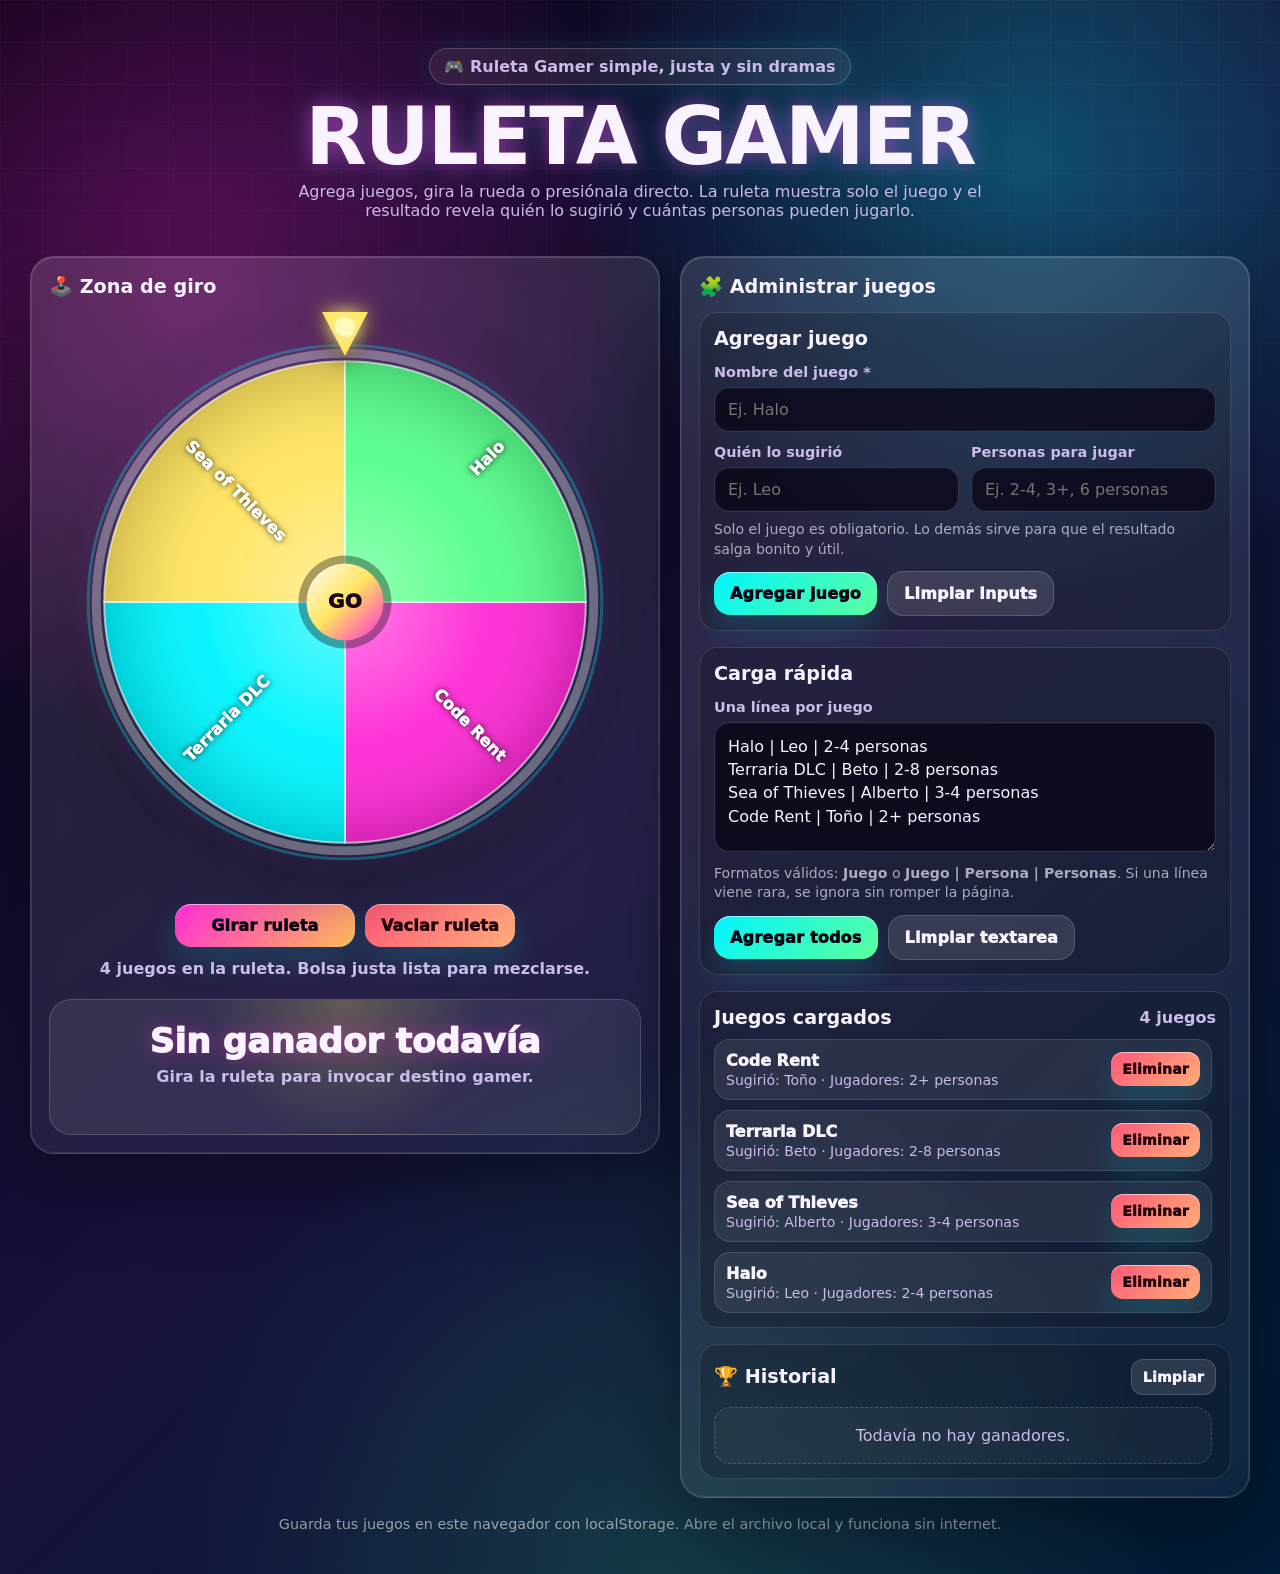
<file: ruleta-gamer-simple.html>
<!DOCTYPE html>
<html lang="es">
<head>
  <meta charset="UTF-8" />
  <meta name="viewport" content="width=device-width, initial-scale=1.0" />
  <title>Ruleta Gamer Simple</title>

  <style>
    :root {
      --bg-a: #090014;
      --bg-b: #16113a;
      --bg-c: #001c36;
      --card: rgba(255, 255, 255, 0.09);
      --card-strong: rgba(255, 255, 255, 0.14);
      --line: rgba(255, 255, 255, 0.16);
      --text: #f8f3ff;
      --muted: #cbbce9;
      --cyan: #00f5ff;
      --pink: #ff2bd6;
      --yellow: #ffe45e;
      --green: #5cff9d;
      --danger: #ff5978;
      --ink: #090314;
      --radius: 24px;
      --shadow: rgba(0, 0, 0, 0.38);
    }

    * {
      box-sizing: border-box;
    }

    html {
      scroll-behavior: smooth;
    }

    body {
      margin: 0;
      min-height: 100vh;
      color: var(--text);
      font-family: system-ui, -apple-system, BlinkMacSystemFont, "Segoe UI", sans-serif;
      background:
        radial-gradient(circle at 15% 18%, rgba(255, 43, 214, 0.32), transparent 28%),
        radial-gradient(circle at 80% 10%, rgba(0, 245, 255, 0.28), transparent 26%),
        radial-gradient(circle at 52% 100%, rgba(92, 255, 157, 0.15), transparent 30%),
        linear-gradient(135deg, var(--bg-a), var(--bg-b) 48%, var(--bg-c));
      overflow-x: hidden;
    }

    body::before {
      content: "";
      position: fixed;
      inset: 0;
      pointer-events: none;
      z-index: -1;
      background-image:
        linear-gradient(rgba(255, 255, 255, 0.035) 1px, transparent 1px),
        linear-gradient(90deg, rgba(255, 255, 255, 0.035) 1px, transparent 1px);
      background-size: 42px 42px;
      mask-image: linear-gradient(to bottom, #000, transparent 78%);
    }

    button,
    input,
    textarea {
      font: inherit;
    }

    button {
      border: 0;
      border-radius: 16px;
      padding: 12px 16px;
      cursor: pointer;
      color: var(--ink);
      font-weight: 950;
      letter-spacing: 0.2px;
      background: linear-gradient(135deg, var(--cyan), var(--green));
      box-shadow:
        0 14px 30px rgba(0, 245, 255, 0.15),
        inset 0 1px 0 rgba(255, 255, 255, 0.55);
      transition: transform 0.18s ease, filter 0.18s ease, opacity 0.18s ease;
    }

    button:hover:not(:disabled) {
      transform: translateY(-2px);
      filter: brightness(1.08);
    }

    button:active:not(:disabled) {
      transform: translateY(0);
    }

    button:disabled {
      cursor: not-allowed;
      opacity: 0.48;
      filter: grayscale(0.25);
    }

    input,
    textarea {
      width: 100%;
      border: 1px solid var(--line);
      border-radius: 15px;
      padding: 12px 13px;
      color: var(--text);
      background: rgba(8, 4, 22, 0.76);
      outline: none;
      box-shadow: inset 0 0 0 1px rgba(255, 255, 255, 0.035);
    }

    input:focus,
    textarea:focus {
      border-color: rgba(0, 245, 255, 0.74);
      box-shadow: 0 0 0 4px rgba(0, 245, 255, 0.13);
    }

    textarea {
      min-height: 130px;
      resize: vertical;
      line-height: 1.45;
    }

    label {
      display: block;
      margin: 0 0 7px;
      color: var(--muted);
      font-size: 0.9rem;
      font-weight: 800;
    }

    .app {
      width: min(1220px, calc(100% - 28px));
      margin: 0 auto;
      padding: 28px 0 42px;
    }

    header {
      padding: 20px 12px 16px;
      text-align: center;
    }

    .badge {
      display: inline-flex;
      align-items: center;
      gap: 8px;
      padding: 8px 14px;
      border: 1px solid rgba(255, 255, 255, 0.2);
      border-radius: 999px;
      color: var(--muted);
      background: rgba(255, 255, 255, 0.08);
      box-shadow: 0 0 28px rgba(0, 245, 255, 0.12);
      font-weight: 850;
    }

    h1 {
      margin: 14px 0 8px;
      font-size: clamp(2.25rem, 7vw, 5rem);
      line-height: 0.94;
      text-transform: uppercase;
      letter-spacing: -2px;
      text-shadow:
        0 0 18px rgba(255, 43, 214, 0.48),
        0 0 34px rgba(0, 245, 255, 0.28);
    }

    .subtitle {
      margin: 0 auto;
      max-width: 760px;
      color: var(--muted);
    }

    .layout {
      display: grid;
      grid-template-columns: 1.05fr 0.95fr;
      gap: 20px;
      align-items: start;
      margin-top: 20px;
    }

    .panel {
      position: relative;
      overflow: hidden;
      border: 1px solid var(--line);
      border-radius: var(--radius);
      padding: 18px;
      background: linear-gradient(145deg, rgba(255, 255, 255, 0.12), rgba(255, 255, 255, 0.05));
      box-shadow:
        0 24px 82px var(--shadow),
        inset 0 1px 0 rgba(255, 255, 255, 0.12);
      backdrop-filter: blur(12px);
    }

    .panel::after {
      content: "";
      position: absolute;
      inset: 0;
      pointer-events: none;
      border-radius: inherit;
      border: 1px solid rgba(255, 255, 255, 0.08);
    }

    .panel-title {
      display: flex;
      gap: 9px;
      align-items: center;
      margin: 0 0 14px;
      font-size: 1.2rem;
    }

    .wheel-zone {
      position: relative;
      display: grid;
      place-items: center;
      padding: 10px 0 12px;
    }

    .wheel-button {
      appearance: none;
      border: 0;
      padding: 0;
      border-radius: 50%;
      background: transparent;
      box-shadow: none;
      cursor: pointer;
      touch-action: manipulation;
    }

    .wheel-button:hover:not(:disabled) {
      transform: scale(1.01);
      filter: none;
    }

    .wheel-button:focus-visible {
      outline: 4px solid rgba(0, 245, 255, 0.42);
      outline-offset: 8px;
    }

    .pointer {
      position: absolute;
      top: 0;
      left: 50%;
      z-index: 4;
      transform: translateX(-50%);
      width: 0;
      height: 0;
      border-left: 23px solid transparent;
      border-right: 23px solid transparent;
      border-top: 44px solid var(--yellow);
      filter:
        drop-shadow(0 0 10px rgba(255, 228, 94, 0.9))
        drop-shadow(0 8px 8px rgba(0, 0, 0, 0.48));
    }

    .pointer::after {
      content: "";
      position: absolute;
      top: -39px;
      left: -10px;
      width: 20px;
      height: 20px;
      border-radius: 999px;
      background: #fff9bc;
      box-shadow: 0 0 18px rgba(255, 255, 255, 0.8);
    }

    canvas {
      display: block;
      width: min(100%, 560px);
      max-width: 560px;
      aspect-ratio: 1 / 1;
      filter: drop-shadow(0 24px 35px rgba(0, 0, 0, 0.42));
    }

    .main-actions,
    .action-row {
      display: flex;
      flex-wrap: wrap;
      gap: 10px;
      align-items: center;
    }

    .main-actions {
      justify-content: center;
      margin-top: 10px;
    }

    .btn-spin {
      min-width: 180px;
      background: linear-gradient(135deg, var(--pink), #ffbd59);
    }

    .btn-danger {
      background: linear-gradient(135deg, var(--danger), #ffad7a);
      color: #21000a;
    }

    .btn-ghost {
      color: var(--text);
      border: 1px solid var(--line);
      background: rgba(255, 255, 255, 0.12);
      box-shadow: none;
    }

    .status {
      min-height: 24px;
      margin: 12px 0 0;
      color: var(--muted);
      text-align: center;
      font-weight: 850;
    }

    .result-card {
      position: relative;
      overflow: hidden;
      margin-top: 16px;
      min-height: 136px;
      border: 1px solid var(--line);
      border-radius: 22px;
      padding: 16px;
      text-align: center;
      background:
        radial-gradient(circle at top, rgba(255, 228, 94, 0.22), transparent 42%),
        rgba(255, 255, 255, 0.08);
    }

    .crown {
      display: none;
      font-size: 2.25rem;
      transform-origin: center bottom;
      animation: crownBounce 1.05s ease-in-out infinite;
    }

    .result-card.win .crown {
      display: inline-block;
    }

    @keyframes crownBounce {
      0%, 100% {
        transform: translateY(0) rotate(-5deg) scale(1);
      }

      50% {
        transform: translateY(-8px) rotate(7deg) scale(1.13);
      }
    }

    .winner-name {
      margin: 5px 0 6px;
      font-size: clamp(1.4rem, 4vw, 2.15rem);
      font-weight: 1000;
      text-shadow: 0 0 18px rgba(255, 43, 214, 0.42);
      overflow-wrap: anywhere;
    }

    .winner-meta {
      display: grid;
      gap: 4px;
      color: var(--muted);
      font-weight: 850;
    }

    .pulse {
      animation: pulseGlow 0.75s ease;
    }

    @keyframes pulseGlow {
      0% {
        transform: scale(0.97);
        box-shadow: 0 0 0 rgba(255, 228, 94, 0);
      }

      62% {
        transform: scale(1.02);
        box-shadow: 0 0 44px rgba(255, 228, 94, 0.36);
      }

      100% {
        transform: scale(1);
      }
    }

    .admin-grid {
      display: grid;
      gap: 16px;
    }

    .mini-card {
      border: 1px solid rgba(255, 255, 255, 0.13);
      border-radius: 19px;
      padding: 14px;
      background: rgba(0, 0, 0, 0.18);
    }

    .form-grid {
      display: grid;
      grid-template-columns: 1fr 1fr;
      gap: 12px;
    }

    .form-grid .wide {
      grid-column: 1 / -1;
    }

    .hint {
      margin: 8px 0 0;
      color: rgba(248, 243, 255, 0.66);
      font-size: 0.88rem;
      line-height: 1.38;
    }

    .notice {
      display: none;
      margin-top: 12px;
      border-radius: 14px;
      padding: 12px 13px;
      font-weight: 850;
      line-height: 1.35;
    }

    .notice.show {
      display: block;
    }

    .notice.ok {
      color: #baffdf;
      border: 1px solid rgba(67, 255, 182, 0.36);
      background: rgba(67, 255, 182, 0.12);
    }

    .notice.warn {
      color: #fff2a8;
      border: 1px solid rgba(255, 228, 94, 0.35);
      background: rgba(255, 228, 94, 0.12);
    }

    .notice.bad {
      color: #ffc1cc;
      border: 1px solid rgba(255, 92, 122, 0.38);
      background: rgba(255, 92, 122, 0.12);
    }

    .list-head {
      display: flex;
      gap: 10px;
      align-items: center;
      justify-content: space-between;
      margin-bottom: 10px;
    }

    .counter {
      color: var(--muted);
      font-weight: 850;
    }

    .game-list,
    .history-list {
      display: grid;
      gap: 10px;
      max-height: 360px;
      overflow: auto;
      padding-right: 4px;
    }

    .history-list {
      max-height: 260px;
      margin-top: 12px;
    }

    .game-item,
    .history-item {
      display: grid;
      grid-template-columns: 1fr auto;
      gap: 10px;
      align-items: center;
      border: 1px solid rgba(255, 255, 255, 0.12);
      border-radius: 16px;
      padding: 11px;
      background: rgba(255, 255, 255, 0.08);
    }

    .history-item {
      display: block;
    }

    .game-title,
    .history-title {
      font-weight: 1000;
      overflow-wrap: anywhere;
    }

    .game-meta,
    .history-date {
      margin-top: 2px;
      color: var(--muted);
      font-size: 0.88rem;
    }

    .tiny-btn {
      padding: 9px 11px;
      border-radius: 12px;
      font-size: 0.88rem;
    }

    .empty {
      border: 1px dashed rgba(255, 255, 255, 0.18);
      border-radius: 16px;
      padding: 18px 8px;
      color: var(--muted);
      text-align: center;
      background: rgba(255, 255, 255, 0.04);
    }

    .confetti-layer {
      position: fixed;
      inset: 0;
      z-index: 999;
      overflow: hidden;
      pointer-events: none;
    }

    .confetti {
      position: absolute;
      width: 10px;
      height: 16px;
      border-radius: 3px;
      opacity: 0.95;
      animation: confettiFall 1.6s ease-out forwards;
    }

    @keyframes confettiFall {
      0% {
        transform: translateY(-20px) rotate(0deg);
      }

      100% {
        transform: translateY(110vh) rotate(740deg);
        opacity: 0;
      }
    }

    .footer-note {
      margin: 18px 0 0;
      color: rgba(255, 255, 255, 0.56);
      font-size: 0.9rem;
      text-align: center;
    }

    @media (max-width: 940px) {
      .layout {
        grid-template-columns: 1fr;
      }
    }

    @media (max-width: 640px) {
      .app {
        width: min(100% - 18px, 1220px);
        padding-top: 16px;
      }

      h1 {
        letter-spacing: -1px;
      }

      .panel {
        padding: 15px;
      }

      .form-grid {
        grid-template-columns: 1fr;
      }

      .main-actions button,
      .action-row button {
        width: 100%;
      }

      .pointer {
        border-left-width: 18px;
        border-right-width: 18px;
        border-top-width: 34px;
      }
    }

    @media (prefers-reduced-motion: reduce) {
      *,
      *::before,
      *::after {
        scroll-behavior: auto !important;
        animation-duration: 0.001ms !important;
        animation-iteration-count: 1 !important;
        transition-duration: 0.001ms !important;
      }
    }
  </style>
</head>

<body>
  <div class="confetti-layer" id="confettiLayer"></div>

  <main class="app">
    <header>
      <div class="badge">🎮 Ruleta Gamer simple, justa y sin dramas</div>
      <h1>Ruleta Gamer</h1>
      <p class="subtitle">
        Agrega juegos, gira la rueda o presiónala directo. La ruleta muestra solo el juego y el resultado revela quién lo sugirió y cuántas personas pueden jugarlo.
      </p>
    </header>

    <section class="layout">
      <section class="panel">
        <h2 class="panel-title">🕹️ Zona de giro</h2>

        <div class="wheel-zone">
          <div class="pointer" aria-hidden="true"></div>

          <button class="wheel-button" id="wheelButton" type="button" aria-label="Girar ruleta presionando la rueda">
            <canvas id="wheelCanvas" aria-label="Ruleta gamer"></canvas>
          </button>
        </div>

        <div class="main-actions">
          <button id="spinBtn" class="btn-spin" type="button">Girar ruleta</button>
          <button id="clearAllGamesBtn" class="btn-danger" type="button">Vaciar ruleta</button>
        </div>

        <p class="status" id="statusText">Agrega juegos para comenzar.</p>

        <div class="result-card" id="resultCard">
          <div class="crown">👑</div>
          <div class="winner-name" id="winnerName">Sin ganador todavía</div>
          <div class="winner-meta" id="winnerMeta">
            <span>Gira la ruleta para invocar destino gamer.</span>
          </div>
        </div>
      </section>

      <aside class="panel">
        <h2 class="panel-title">🧩 Administrar juegos</h2>

        <div class="admin-grid">
          <div class="mini-card">
            <h3 class="panel-title">Agregar juego</h3>

            <div class="form-grid">
              <div class="wide">
                <label for="gameNameInput">Nombre del juego *</label>
                <input id="gameNameInput" type="text" placeholder="Ej. Halo" autocomplete="off" />
              </div>

              <div>
                <label for="personInput">Quién lo sugirió</label>
                <input id="personInput" type="text" placeholder="Ej. Leo" autocomplete="off" />
              </div>

              <div>
                <label for="playersInput">Personas para jugar</label>
                <input id="playersInput" type="text" placeholder="Ej. 2-4, 3+, 6 personas" autocomplete="off" />
              </div>
            </div>

            <p class="hint">
              Solo el juego es obligatorio. Lo demás sirve para que el resultado salga bonito y útil.
            </p>

            <div class="action-row" style="margin-top: 12px;">
              <button id="addGameBtn" type="button">Agregar juego</button>
              <button id="clearInputsBtn" class="btn-ghost" type="button">Limpiar inputs</button>
            </div>

            <div class="notice" id="singleNotice"></div>
          </div>

          <div class="mini-card">
            <h3 class="panel-title">Carga rápida</h3>

            <label for="bulkTextarea">Una línea por juego</label>
            <textarea id="bulkTextarea" spellcheck="false">Halo | Leo | 2-4 personas
Terraria DLC | Beto | 2-8 personas
Sea of Thieves | Alberto | 3-4 personas
Code Rent | Toño | 2+ personas</textarea>

            <p class="hint">
              Formatos válidos: <strong>Juego</strong> o <strong>Juego | Persona | Personas</strong>.
              Si una línea viene rara, se ignora sin romper la página.
            </p>

            <div class="action-row" style="margin-top: 12px;">
              <button id="addBulkBtn" type="button">Agregar todos</button>
              <button id="clearBulkBtn" class="btn-ghost" type="button">Limpiar textarea</button>
            </div>

            <div class="notice" id="bulkNotice"></div>
          </div>

          <div class="mini-card">
            <div class="list-head">
              <h3 class="panel-title" style="margin: 0;">Juegos cargados</h3>
              <span class="counter" id="gameCount">0 juegos</span>
            </div>

            <div class="game-list" id="gameList"></div>
          </div>

          <div class="mini-card">
            <div class="list-head">
              <h3 class="panel-title" style="margin: 0;">🏆 Historial</h3>
              <button id="clearHistoryBtn" class="tiny-btn btn-ghost" type="button">Limpiar</button>
            </div>

            <div class="history-list" id="historyList"></div>
          </div>
        </div>
      </aside>
    </section>

    <p class="footer-note">
      Guarda tus juegos en este navegador con localStorage. Abre el archivo local y funciona sin internet.
    </p>
  </main>

  <script>
    "use strict";

    /*
      Ruleta Gamer Simple
      - Sin dependencias externas.
      - Ruleta en canvas.
      - El segmento muestra solo el nombre del juego.
      - El resultado muestra juego, sugeridor y jugadores.
      - Usa una bolsa justa: no repite hasta que todos hayan salido.
      - Migra datos de la versión anterior si existían en localStorage.
    */

    const STORAGE = {
      games: "ruletaGamerSimple_games_v2",
      history: "ruletaGamerSimple_history_v2",
      bag: "ruletaGamerSimple_bag_v2",
      oldGames: "ruletaGamer_games_v1",
      oldHistory: "ruletaGamer_history_v1"
    };

    const COLORS = [
      "#ff2bd6", "#00f5ff", "#ffe45e", "#57ff8b",
      "#ff7a3d", "#8d5cff", "#26ffc9", "#ff4f7b",
      "#7aff4f", "#4f9bff", "#ffcf4f", "#e94fff",
      "#34e6ff", "#ff6bcb", "#b8ff4f", "#ff994f",
      "#f35bff", "#5be7ff", "#ffec7a", "#7dffca"
    ];

    const SAMPLE_GAMES = [
      { name: "Code Rent", suggestedBy: "Toño", players: "2+ personas" },
      { name: "Terraria DLC", suggestedBy: "Beto", players: "2-8 personas" },
      { name: "Sea of Thieves", suggestedBy: "Alberto", players: "3-4 personas" },
      { name: "Halo", suggestedBy: "Leo", players: "2-4 personas" }
    ];

    const dom = {
      canvas: document.getElementById("wheelCanvas"),
      wheelButton: document.getElementById("wheelButton"),
      spinBtn: document.getElementById("spinBtn"),
      clearAllGamesBtn: document.getElementById("clearAllGamesBtn"),
      statusText: document.getElementById("statusText"),
      resultCard: document.getElementById("resultCard"),
      winnerName: document.getElementById("winnerName"),
      winnerMeta: document.getElementById("winnerMeta"),

      gameNameInput: document.getElementById("gameNameInput"),
      personInput: document.getElementById("personInput"),
      playersInput: document.getElementById("playersInput"),
      addGameBtn: document.getElementById("addGameBtn"),
      clearInputsBtn: document.getElementById("clearInputsBtn"),
      singleNotice: document.getElementById("singleNotice"),

      bulkTextarea: document.getElementById("bulkTextarea"),
      addBulkBtn: document.getElementById("addBulkBtn"),
      clearBulkBtn: document.getElementById("clearBulkBtn"),
      bulkNotice: document.getElementById("bulkNotice"),

      gameList: document.getElementById("gameList"),
      gameCount: document.getElementById("gameCount"),
      historyList: document.getElementById("historyList"),
      clearHistoryBtn: document.getElementById("clearHistoryBtn"),
      confettiLayer: document.getElementById("confettiLayer")
    };

    const ctx = dom.canvas.getContext("2d");

    let games = [];
    let history = [];
    let bag = [];
    let currentRotation = 0;
    let canvasSize = 560;
    let isSpinning = false;

    init();

    function init() {
      games = loadGames();
      history = readJson(STORAGE.history, []);

      if (!Array.isArray(history)) history = [];
      history = history.slice(0, 30);

      bag = readJson(STORAGE.bag, []);
      if (!Array.isArray(bag)) bag = [];

      bindEvents();
      resizeCanvas();
      renderAll();
    }

    function bindEvents() {
      window.addEventListener("resize", resizeCanvas);

      dom.spinBtn.addEventListener("click", spinWheel);
      dom.wheelButton.addEventListener("click", spinWheel);

      dom.addGameBtn.addEventListener("click", addSingleGame);
      dom.clearInputsBtn.addEventListener("click", clearInputs);

      dom.gameNameInput.addEventListener("keydown", submitOnEnter);
      dom.personInput.addEventListener("keydown", submitOnEnter);
      dom.playersInput.addEventListener("keydown", submitOnEnter);

      dom.addBulkBtn.addEventListener("click", addBulkGames);
      dom.clearBulkBtn.addEventListener("click", () => {
        dom.bulkTextarea.value = "";
        showNotice(dom.bulkNotice, "Textarea limpio.", "ok");
      });

      dom.clearAllGamesBtn.addEventListener("click", clearAllGames);
      dom.clearHistoryBtn.addEventListener("click", clearHistory);
    }

    function submitOnEnter(event) {
      if (event.key === "Enter") {
        event.preventDefault();
        addSingleGame();
      }
    }

    function loadGames() {
      const current = readJson(STORAGE.games, null);

      if (Array.isArray(current)) {
        return sanitizeGameList(current);
      }

      const migrated = migrateOldGames();

      if (migrated.length > 0) {
        writeJson(STORAGE.games, migrated);
        return migrated;
      }

      const samples = SAMPLE_GAMES.map(createGame);
      writeJson(STORAGE.games, samples);
      return samples;
    }

    function migrateOldGames() {
      const oldGames = readJson(STORAGE.oldGames, []);

      if (!Array.isArray(oldGames)) return [];

      return oldGames
        .filter(item => item && typeof item.name === "string")
        .map(item => {
          const groupText = Array.isArray(item.groups) && item.groups.length
            ? item.groups.join(", ").replace("6+", "6+")
            : "";

          return createGame({
            name: item.name,
            suggestedBy: item.person || item.suggestedBy || "",
            players: groupText ? `${groupText} personas` : ""
          });
        })
        .filter(game => game.name);
    }

    function sanitizeGameList(list) {
      const seen = new Set();
      const clean = [];

      for (const item of list) {
        if (!item || typeof item.name !== "string") continue;

        const game = createGame({
          id: item.id,
          name: item.name,
          suggestedBy: item.suggestedBy || item.person || "",
          players: item.players || item.group || ""
        });

        if (!game.name) continue;

        const key = normalize(game.name);
        if (seen.has(key)) continue;

        seen.add(key);
        clean.push(game);
      }

      return clean;
    }

    function createGame(data) {
      return {
        id: data.id || createId(),
        name: cleanText(data.name),
        suggestedBy: cleanText(data.suggestedBy || ""),
        players: cleanText(data.players || "")
      };
    }

    function createId() {
      if (window.crypto && crypto.randomUUID) {
        return crypto.randomUUID();
      }

      return "game_" + Date.now().toString(36) + "_" + Math.random().toString(36).slice(2);
    }

    function readJson(key, fallback) {
      try {
        const raw = localStorage.getItem(key);
        return raw === null ? fallback : JSON.parse(raw);
      } catch (error) {
        console.warn("No se pudo leer localStorage:", key, error);
        return fallback;
      }
    }

    function writeJson(key, value) {
      try {
        localStorage.setItem(key, JSON.stringify(value));
      } catch (error) {
        console.warn("No se pudo guardar localStorage:", key, error);
      }
    }

    function cleanText(value) {
      return String(value || "").trim().replace(/\s+/g, " ");
    }

    function normalize(value) {
      return cleanText(value).toLocaleLowerCase("es-MX");
    }

    function saveGames() {
      writeJson(STORAGE.games, games);
      resetBag();
    }

    function saveHistory() {
      writeJson(STORAGE.history, history);
    }

    function resetBag() {
      bag = [];
      writeJson(STORAGE.bag, bag);
    }

    function renderAll() {
      renderGameList();
      renderHistory();
      drawWheel();
      updateState();
    }

    function updateState() {
      const hasGames = games.length > 0;
      dom.spinBtn.disabled = isSpinning || !hasGames;
      dom.wheelButton.disabled = isSpinning || !hasGames;

      if (!hasGames) {
        dom.statusText.textContent = "Agrega juegos para comenzar.";
        return;
      }

      const remaining = bag.filter(id => games.some(game => game.id === id)).length;
      const bagText = remaining > 0
        ? `Bolsa justa: faltan ${remaining} por salir antes de reiniciar.`
        : "Bolsa justa lista para mezclarse.";

      dom.statusText.textContent = `${games.length} juego${games.length === 1 ? "" : "s"} en la ruleta. ${bagText}`;
    }

    function resizeCanvas() {
      const parentWidth = dom.wheelButton.parentElement.clientWidth || 560;
      canvasSize = Math.max(270, Math.min(560, parentWidth - 12));
      const dpr = window.devicePixelRatio || 1;

      dom.canvas.style.width = `${canvasSize}px`;
      dom.canvas.style.height = `${canvasSize}px`;
      dom.canvas.width = Math.floor(canvasSize * dpr);
      dom.canvas.height = Math.floor(canvasSize * dpr);

      ctx.setTransform(dpr, 0, 0, dpr, 0, 0);
      drawWheel();
    }

    function drawWheel() {
      const size = canvasSize;
      const center = size / 2;
      const radius = size * 0.43;

      ctx.clearRect(0, 0, size, size);
      drawOuterGlow(center, radius);

      if (games.length === 0) {
        drawEmptyWheel(center, radius);
        return;
      }

      const arc = Math.PI * 2 / games.length;

      for (let index = 0; index < games.length; index++) {
        const game = games[index];
        const start = currentRotation + index * arc;
        const end = start + arc;

        drawSegment(center, radius, start, end, COLORS[index % COLORS.length]);
        drawSegmentLabel(game.name, center, radius, start + arc / 2, games.length);
      }

      drawCenterHub(center, radius);
    }

    function drawOuterGlow(center, radius) {
      const gradient = ctx.createRadialGradient(center, center, radius * 0.3, center, center, radius * 1.16);
      gradient.addColorStop(0, "rgba(255,255,255,0.06)");
      gradient.addColorStop(0.72, "rgba(0,245,255,0.18)");
      gradient.addColorStop(1, "rgba(255,43,214,0)");

      ctx.beginPath();
      ctx.arc(center, center, radius * 1.16, 0, Math.PI * 2);
      ctx.fillStyle = gradient;
      ctx.fill();

      ctx.beginPath();
      ctx.arc(center, center, radius + 8, 0, Math.PI * 2);
      ctx.strokeStyle = "rgba(255,255,255,0.32)";
      ctx.lineWidth = 9;
      ctx.stroke();

      ctx.beginPath();
      ctx.arc(center, center, radius + 16, 0, Math.PI * 2);
      ctx.strokeStyle = "rgba(0,245,255,0.28)";
      ctx.lineWidth = 3;
      ctx.stroke();
    }

    function drawSegment(center, radius, start, end, color) {
      ctx.beginPath();
      ctx.moveTo(center, center);
      ctx.arc(center, center, radius, start, end);
      ctx.closePath();
      ctx.fillStyle = color;
      ctx.fill();

      const shine = ctx.createRadialGradient(center, center, radius * 0.05, center, center, radius);
      shine.addColorStop(0, "rgba(255,255,255,0.36)");
      shine.addColorStop(0.58, "rgba(255,255,255,0.04)");
      shine.addColorStop(1, "rgba(0,0,0,0.16)");

      ctx.beginPath();
      ctx.moveTo(center, center);
      ctx.arc(center, center, radius, start, end);
      ctx.closePath();
      ctx.fillStyle = shine;
      ctx.fill();

      ctx.strokeStyle = "rgba(255,255,255,0.58)";
      ctx.lineWidth = 2;
      ctx.stroke();
    }

    function drawEmptyWheel(center, radius) {
      ctx.beginPath();
      ctx.arc(center, center, radius, 0, Math.PI * 2);
      ctx.fillStyle = "rgba(255,255,255,0.08)";
      ctx.fill();
      ctx.strokeStyle = "rgba(255,255,255,0.18)";
      ctx.lineWidth = 8;
      ctx.stroke();

      ctx.textAlign = "center";
      ctx.textBaseline = "middle";
      ctx.fillStyle = "rgba(255,255,255,0.86)";
      ctx.font = "900 22px system-ui, sans-serif";
      ctx.fillText("Agrega juegos", center, center - 10);
      ctx.fillStyle = "rgba(201,183,232,0.92)";
      ctx.font = "750 14px system-ui, sans-serif";
      ctx.fillText("para comenzar", center, center + 20);

      drawCenterHub(center, radius);
    }

    function drawSegmentLabel(name, center, radius, angle, totalSegments) {
      const label = truncate(name, totalSegments <= 6 ? 24 : totalSegments <= 10 ? 18 : 13);
      const normalizedAngle = positiveModulo(angle, Math.PI * 2);
      const shouldFlip = normalizedAngle > Math.PI / 2 && normalizedAngle < Math.PI * 1.5;

      ctx.save();
      ctx.translate(center, center);
      ctx.rotate(angle);
      ctx.translate(radius - 18, 0);

      if (shouldFlip) {
        ctx.rotate(Math.PI);
        ctx.textAlign = "left";
      } else {
        ctx.textAlign = "right";
      }

      const fontSize = totalSegments <= 5 ? 16 : totalSegments <= 9 ? 13 : 11;

      ctx.textBaseline = "middle";
      ctx.fillStyle = "#ffffff";
      ctx.shadowColor = "rgba(0,0,0,0.78)";
      ctx.shadowBlur = 6;
      ctx.font = `950 ${fontSize}px system-ui, sans-serif`;
      ctx.fillText(label, 0, 0);

      ctx.restore();
    }

    function drawCenterHub(center, radius) {
      const hubRadius = Math.max(34, radius * 0.16);

      ctx.beginPath();
      ctx.arc(center, center, hubRadius + 8, 0, Math.PI * 2);
      ctx.fillStyle = "rgba(0,0,0,0.34)";
      ctx.fill();

      const gradient = ctx.createLinearGradient(center - hubRadius, center - hubRadius, center + hubRadius, center + hubRadius);
      gradient.addColorStop(0, "#ffffff");
      gradient.addColorStop(0.48, "#ffe45e");
      gradient.addColorStop(1, "#ff2bd6");

      ctx.beginPath();
      ctx.arc(center, center, hubRadius, 0, Math.PI * 2);
      ctx.fillStyle = gradient;
      ctx.fill();

      ctx.fillStyle = "#170018";
      ctx.textAlign = "center";
      ctx.textBaseline = "middle";
      ctx.shadowColor = "transparent";
      ctx.font = `1000 ${Math.max(18, hubRadius * 0.52)}px system-ui, sans-serif`;
      ctx.fillText("GO", center, center + 1);
    }

    function truncate(text, maxChars) {
      if (text.length <= maxChars) return text;
      return text.slice(0, Math.max(1, maxChars - 1)).trim() + "…";
    }

    function spinWheel() {
      if (isSpinning) return;

      if (games.length === 0) {
        updateState();
        showNotice(dom.singleNotice, "Agrega juegos para comenzar.", "warn");
        return;
      }

      const winner = pullWinner();
      const winnerIndex = games.findIndex(game => game.id === winner.id);

      if (winnerIndex < 0) {
        resetBag();
        updateState();
        return;
      }

      isSpinning = true;
      updateState();
      hideWinner();
      dom.statusText.textContent = "Girando... el pixel destino está cocinando la respuesta.";

      const arc = Math.PI * 2 / games.length;
      const pointerAngle = -Math.PI / 2;
      const desiredRotation = pointerAngle - (winnerIndex + 0.5) * arc;

      const spins = 5 + Math.floor(Math.random() * 3);
      const delta = positiveModulo(desiredRotation - currentRotation, Math.PI * 2);
      const startRotation = currentRotation;
      const targetRotation = currentRotation + spins * Math.PI * 2 + delta;
      const duration = 3400 + Math.random() * 900;
      const startedAt = performance.now();

      function animate(now) {
        const progress = Math.min((now - startedAt) / duration, 1);
        const eased = easeOutCubic(progress);

        currentRotation = startRotation + (targetRotation - startRotation) * eased;
        drawWheel();

        if (progress < 1) {
          requestAnimationFrame(animate);
          return;
        }

        currentRotation = positiveModulo(targetRotation, Math.PI * 2);
        drawWheel();

        isSpinning = false;
        showWinner(winner);
        updateState();
      }

      requestAnimationFrame(animate);
    }

    function pullWinner() {
      const validIds = new Set(games.map(game => game.id));
      bag = bag.filter(id => validIds.has(id));

      if (bag.length === 0) {
        bag = shuffle(games.map(game => game.id));
      }

      const winnerId = bag.pop();
      writeJson(STORAGE.bag, bag);

      return games.find(game => game.id === winnerId) || games[Math.floor(Math.random() * games.length)];
    }

    function shuffle(array) {
      const copy = [...array];

      for (let i = copy.length - 1; i > 0; i--) {
        const j = Math.floor(Math.random() * (i + 1));
        [copy[i], copy[j]] = [copy[j], copy[i]];
      }

      return copy;
    }

    function easeOutCubic(t) {
      return 1 - Math.pow(1 - t, 3);
    }

    function positiveModulo(value, modulo) {
      return ((value % modulo) + modulo) % modulo;
    }

    function showWinner(winner) {
      dom.resultCard.classList.remove("pulse");
      void dom.resultCard.offsetWidth;

      dom.resultCard.classList.add("win", "pulse");
      dom.winnerName.textContent = winner.name;

      const suggestedBy = winner.suggestedBy || "No especificado";
      const players = winner.players || "No especificado";

      dom.winnerMeta.innerHTML = "";
      dom.winnerMeta.appendChild(makeMetaLine(`Lo sugirió: ${suggestedBy}`));
      dom.winnerMeta.appendChild(makeMetaLine(`Personas para jugar: ${players}`));

      dom.statusText.textContent = `Ganó ${winner.name}.`;

      history.unshift({
        id: createId(),
        name: winner.name,
        suggestedBy,
        players,
        date: new Date().toISOString()
      });

      history = history.slice(0, 30);
      saveHistory();
      renderHistory();
      launchConfetti();
    }

    function makeMetaLine(text) {
      const span = document.createElement("span");
      span.textContent = text;
      return span;
    }

    function hideWinner() {
      dom.resultCard.classList.remove("win", "pulse");
      dom.winnerName.textContent = "Sin ganador todavía";
      dom.winnerMeta.innerHTML = "<span>Gira la ruleta para invocar destino gamer.</span>";
    }

    function addSingleGame() {
      if (isSpinning) {
        showNotice(dom.singleNotice, "Espera a que termine el giro antes de editar la lista.", "warn");
        return;
      }

      const result = addGame({
        name: dom.gameNameInput.value,
        suggestedBy: dom.personInput.value,
        players: dom.playersInput.value
      });

      showNotice(dom.singleNotice, result.message, result.type);

      if (result.added) {
        clearInputs();
        saveGames();
        hideWinner();
        renderAll();
      }
    }

    function addBulkGames() {
      if (isSpinning) {
        showNotice(dom.bulkNotice, "Espera a que termine el giro antes de editar la lista.", "warn");
        return;
      }

      const rawText = dom.bulkTextarea.value.trim();

      if (!rawText) {
        showNotice(dom.bulkNotice, "Pega al menos un juego.", "bad");
        return;
      }

      const lines = rawText.split(/\r?\n/);
      let added = 0;
      let duplicates = 0;
      let invalid = 0;

      for (const line of lines) {
        const cleanLine = cleanText(line);
        if (!cleanLine) continue;

        const parts = cleanLine.split("|").map(cleanText);
        const result = addGame({
          name: parts[0] || "",
          suggestedBy: parts[1] || "",
          players: parts[2] || ""
        });

        if (result.added) added++;
        else if (result.reason === "duplicate") duplicates++;
        else invalid++;
      }

      if (added > 0) {
        saveGames();
        hideWinner();
        renderAll();
      }

      const report = [
        `${added} agregado${added === 1 ? "" : "s"}`,
        duplicates ? `${duplicates} duplicado${duplicates === 1 ? "" : "s"} ignorado${duplicates === 1 ? "" : "s"}` : "",
        invalid ? `${invalid} línea${invalid === 1 ? "" : "s"} inválida${invalid === 1 ? "" : "s"}` : ""
      ].filter(Boolean).join(" · ");

      showNotice(dom.bulkNotice, report, added > 0 ? (duplicates || invalid ? "warn" : "ok") : "bad");
    }

    function addGame(data) {
      const name = cleanText(data.name);
      const suggestedBy = cleanText(data.suggestedBy);
      const players = cleanText(data.players);

      if (!name) {
        return {
          added: false,
          type: "bad",
          reason: "invalid",
          message: "Falta el nombre del juego."
        };
      }

      const exists = games.some(game => normalize(game.name) === normalize(name));

      if (exists) {
        return {
          added: false,
          type: "warn",
          reason: "duplicate",
          message: "Ese juego ya está en la ruleta."
        };
      }

      games.push(createGame({ name, suggestedBy, players }));

      return {
        added: true,
        type: "ok",
        reason: "ok",
        message: "Juego agregado a la ruleta."
      };
    }

    function clearInputs() {
      dom.gameNameInput.value = "";
      dom.personInput.value = "";
      dom.playersInput.value = "";
      dom.gameNameInput.focus();
    }

    function renderGameList() {
      dom.gameList.innerHTML = "";
      dom.gameCount.textContent = `${games.length} juego${games.length === 1 ? "" : "s"}`;

      if (games.length === 0) {
        const empty = document.createElement("div");
        empty.className = "empty";
        empty.textContent = "Agrega juegos para comenzar.";
        dom.gameList.appendChild(empty);
        return;
      }

      games.forEach(game => {
        const item = document.createElement("div");
        item.className = "game-item";

        const info = document.createElement("div");

        const title = document.createElement("div");
        title.className = "game-title";
        title.textContent = game.name;

        const meta = document.createElement("div");
        meta.className = "game-meta";
        meta.textContent = `Sugirió: ${game.suggestedBy || "No especificado"} · Jugadores: ${game.players || "No especificado"}`;

        const deleteBtn = document.createElement("button");
        deleteBtn.className = "tiny-btn btn-danger";
        deleteBtn.type = "button";
        deleteBtn.textContent = "Eliminar";
        deleteBtn.addEventListener("click", () => deleteGame(game.id));

        info.appendChild(title);
        info.appendChild(meta);
        item.appendChild(info);
        item.appendChild(deleteBtn);

        dom.gameList.appendChild(item);
      });
    }

    function deleteGame(id) {
      if (isSpinning) {
        showNotice(dom.singleNotice, "Espera a que termine el giro antes de eliminar juegos.", "warn");
        return;
      }

      games = games.filter(game => game.id !== id);
      saveGames();
      hideWinner();
      renderAll();
    }

    function clearAllGames() {
      if (isSpinning) {
        showNotice(dom.singleNotice, "Espera a que termine el giro antes de vaciar la ruleta.", "warn");
        return;
      }

      if (games.length === 0) {
        showNotice(dom.singleNotice, "La ruleta ya está vacía.", "warn");
        return;
      }

      const ok = confirm("¿Vaciar toda la ruleta?");
      if (!ok) return;

      games = [];
      saveGames();
      hideWinner();
      renderAll();
      showNotice(dom.singleNotice, "Ruleta vaciada.", "ok");
    }

    function renderHistory() {
      dom.historyList.innerHTML = "";

      if (history.length === 0) {
        const empty = document.createElement("div");
        empty.className = "empty";
        empty.textContent = "Todavía no hay ganadores.";
        dom.historyList.appendChild(empty);
        return;
      }

      history.forEach(item => {
        const row = document.createElement("div");
        row.className = "history-item";

        const title = document.createElement("div");
        title.className = "history-title";
        title.textContent = item.name;

        const meta = document.createElement("div");
        meta.className = "game-meta";
        meta.textContent = `Sugirió: ${item.suggestedBy || "No especificado"} · Jugadores: ${item.players || "No especificado"}`;

        const date = document.createElement("div");
        date.className = "history-date";
        date.textContent = formatDate(item.date);

        row.appendChild(title);
        row.appendChild(meta);
        row.appendChild(date);
        dom.historyList.appendChild(row);
      });
    }

    function clearHistory() {
      if (history.length === 0) return;

      const ok = confirm("¿Limpiar historial de ganadores?");
      if (!ok) return;

      history = [];
      saveHistory();
      renderHistory();
    }

    function formatDate(isoDate) {
      const date = new Date(isoDate);

      if (Number.isNaN(date.getTime())) {
        return "Fecha no disponible";
      }

      return date.toLocaleString("es-MX", {
        dateStyle: "medium",
        timeStyle: "short"
      });
    }

    function showNotice(element, message, type = "ok") {
      element.className = `notice show ${type}`;
      element.textContent = message;

      clearTimeout(element._hideTimer);
      element._hideTimer = setTimeout(() => {
        element.classList.remove("show");
      }, 5200);
    }

    function launchConfetti() {
      const colors = ["#ff2bd6", "#00f5ff", "#ffe45e", "#57ff8b", "#ff7a3d", "#8d5cff"];
      const pieces = 80;

      for (let i = 0; i < pieces; i++) {
        const confetti = document.createElement("span");
        confetti.className = "confetti";
        confetti.style.left = `${Math.random() * 100}vw`;
        confetti.style.top = "-30px";
        confetti.style.background = colors[Math.floor(Math.random() * colors.length)];
        confetti.style.animationDelay = `${Math.random() * 0.25}s`;
        confetti.style.animationDuration = `${1.1 + Math.random() * 1.1}s`;
        confetti.style.width = `${7 + Math.random() * 8}px`;
        confetti.style.height = `${10 + Math.random() * 12}px`;

        dom.confettiLayer.appendChild(confetti);
        setTimeout(() => confetti.remove(), 2700);
      }
    }
  </script>
</body>
</html>
</file>
